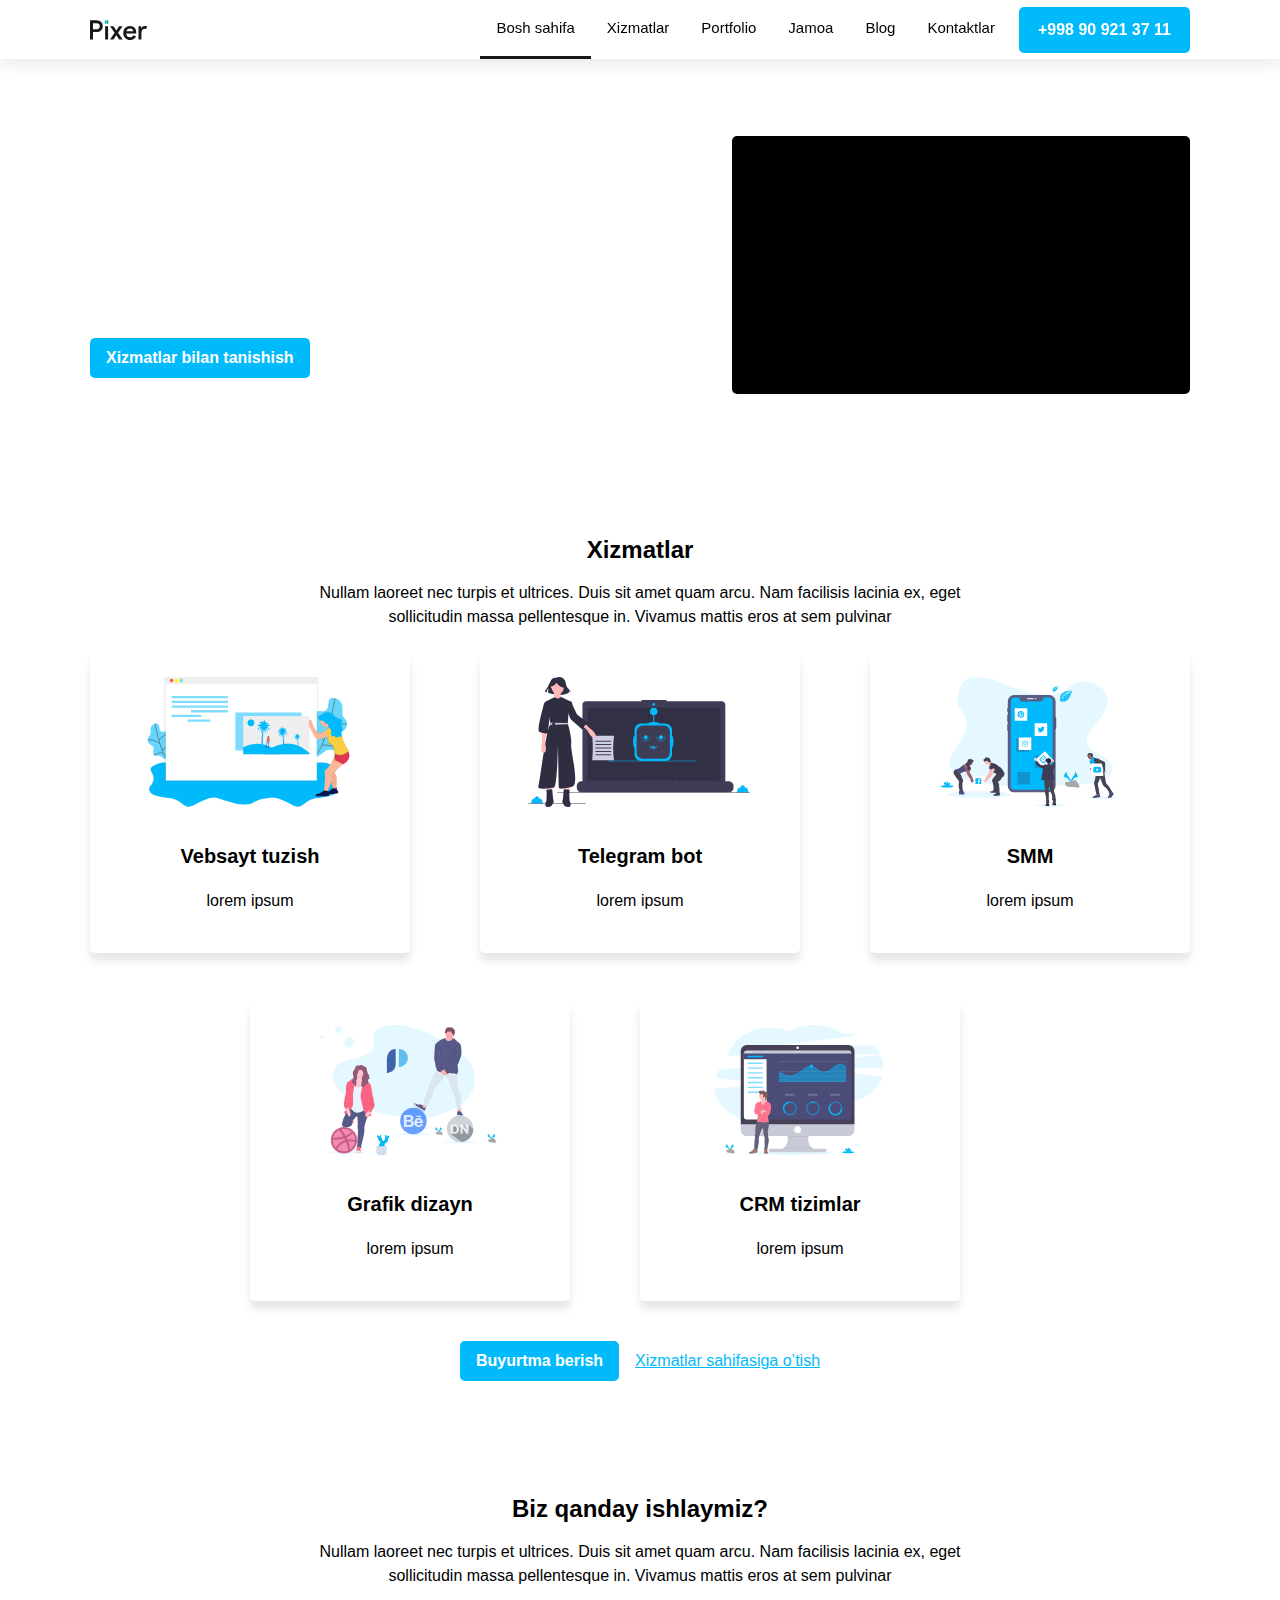
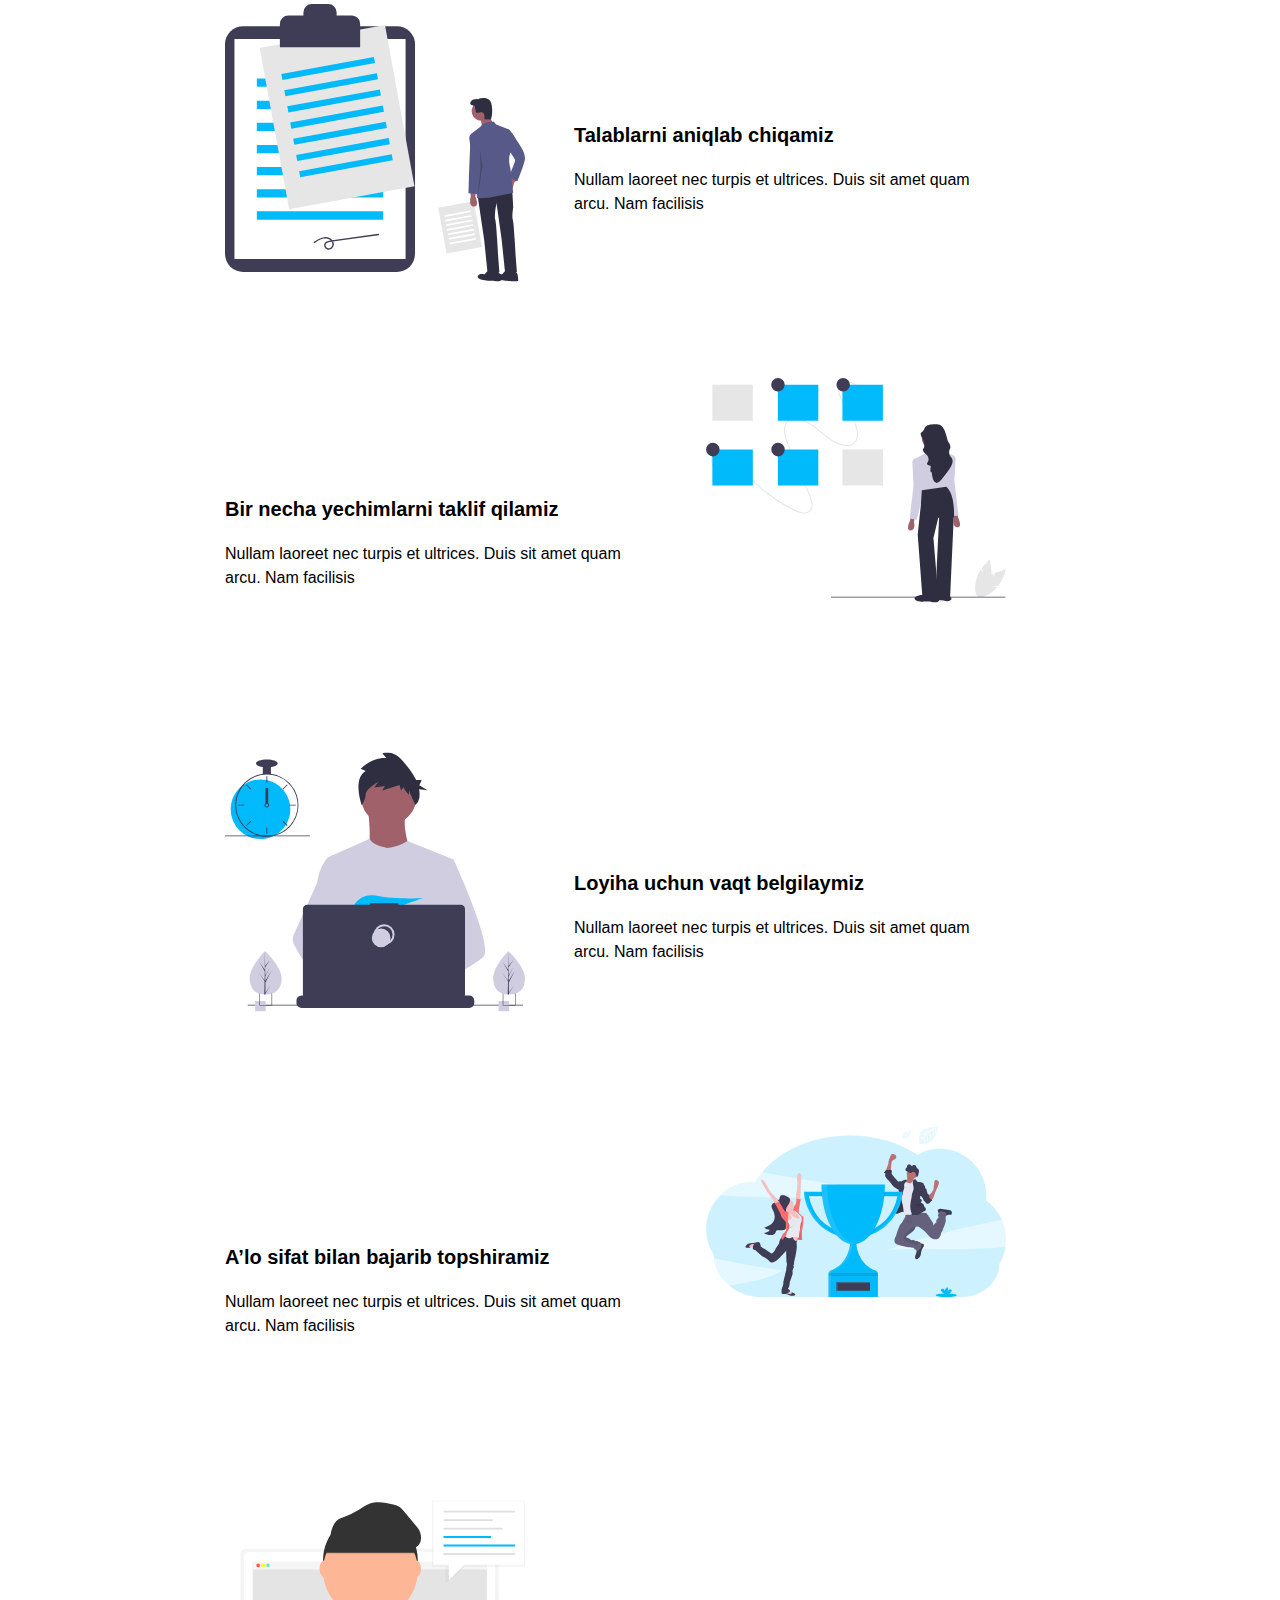
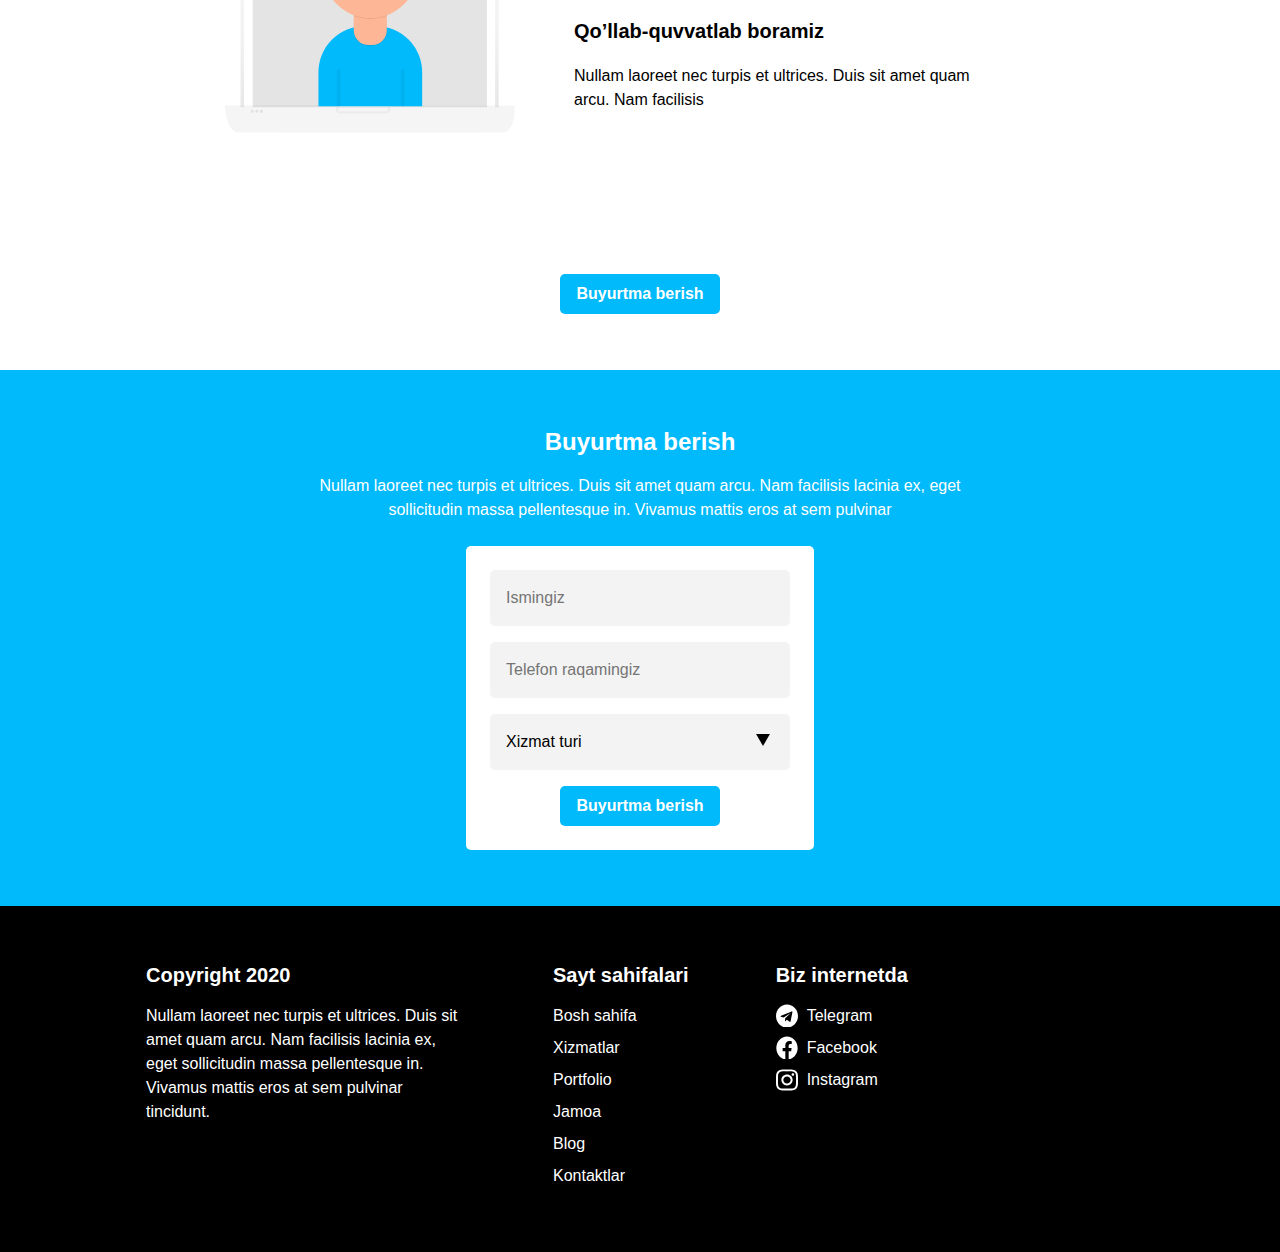
<file: index.html>
<!DOCTYPE html>
<html lang="uz">

<head>
  <meta charset="UTF-8">
  <meta http-equiv="X-UA-Compatible" content="IE=edge">
  <meta name="viewport" content="width=device-width, initial-scale=1.0">
  <title>Pixer</title>
  <link
  rel="stylesheet"
  href="https://cdnjs.cloudflare.com/ajax/libs/animate.css/4.1.1/animate.min.css"
/>
  <link rel="stylesheet" href="./css/main.css">
  <!-- <link rel="stylesheet" href="./css/main.min.css"> -->
</head>

<body>
  <!-- site header start -->
  <header class="site-header animate__animated animate__rubberBand ">
    <div class="container">
      <div class="header-inner">
        <a class="logo" href="./index.html">
          <img src="./images/logo.svg" width="58" height="20" alt="Pixer-logo">
        </a>
        <nav class="site-nav">
          <ul class="nav-list">
            <li class="nav-item">
              <a href="./index.html" class="nav-link">Bosh sahifa</a>
            </li>
            <li class="nav-item">
              <a href="./services.html" class="nav-link">Xizmatlar</a>
            </li>
            <li class="nav-item">
              <a href="./portfolio.html" class="nav-link">Portfolio</a>
            </li>
            <li class="nav-item">
              <a href="./team.html" class="nav-link">Jamoa</a>
            </li>
            <li class="nav-item">
              <a href="./blog.html" class="nav-link">Blog</a>
            </li>
            <li class="nav-item">
              <a href="./kontakts.html" class="nav-link">Kontaktlar</a>
            </li>
          </ul>
        </nav>
        <a class="btn-blue phone-number" href="tel:+998909213711">+998 90 921 37 11</a>
      </div>
    </div>
  </header>
  <!-- site header fin1shed -->

  <!-- site main start -->
  <main>
    <!-- site section one start -->
    <section class="inst">
      <div class="container">
        <div class="site-banner">
          <div class="site-banner-text">
            <h1 class="banner-title sentence">Biznesingizni keyingi bosqichga
              olib chiqing</h1>
            <p class="banner-text sentence">Nullam laoreet nec turpis et ultrices. Duis sit amet quam arcu. Nam facilisis lacinia
              ex, eget sollicitudin massa pellentesque in. Vivamus mattis eros at sem pulvinar</p>
            <a href="#services" class="btn-blue">Xizmatlar bilan tanishish</a>
          </div>
          <div class="side-banner-vidio">
            <iframe class="yotube" src="https://www.youtube.com/embed/6_pru8U2RmM" title="YouTube video player"
              allow="accelerometer; autoplay; clipboard-write; encrypted-media; gyroscope; picture-in-picture"
              allowfullscreen></iframe>
          </div>
        </div>
      </div>
    </section>
    <!-- site section one fin1shed -->

    <!-- site section two start -->
    <section>
      <div class="container">
        <div class="services" id="services">
          <div class="caption animate__animated  animate__backInDown animate__delay-3s">
            <h2 class="caption-title">Xizmatlar</h2>
            <p class="caption-text">Nullam laoreet nec turpis et ultrices. Duis sit amet quam arcu. Nam facilisis
              lacinia ex, eget sollicitudin massa pellentesque in. Vivamus mattis eros at sem pulvinar</p>
          </div>
          <ul class="services-list animate__animated animate__fadeInUp animate__delay-5s">
            <li class="services-item">
              <a class="services-link" href="./websiteCreation.html">
                <div class="services-card">
                  <h3 class="services-link-title">Vebsayt tuzish</h3>
                  <p class="services-link-text">lorem ipsum</p>
                </div>
              </a>
            </li>
            <li class="services-item">
              <a class="services-link" href="./telegramBot.html">
                <div class="services-card">
                  <h3 class="services-link-title">Telegram bot</h3>
                  <p class="services-link-text">lorem ipsum</p>
                </div>
              </a>
            </li>
            <li class="services-item">
              <a class="services-link" href="./smm.html">
                <div class="services-card">
                  <h3 class="services-link-title">SMM</h3>
                  <p class="services-link-text">lorem ipsum</p>
                </div>
              </a>
            </li>
            <li class="services-item">
              <a class="services-link" href="./graphicDesign.html">
                <div class="services-card">
                  <h3 class="services-link-title">Grafik dizayn</h3>
                  <p class="services-link-text">lorem ipsum</p>
                </div>
              </a>
            </li>
            <li class="services-item">
              <a class="services-link" href="./crm.html">
                <div class="services-card">
                  <h3 class="services-link-title">CRM tizimlar </h3>
                  <p class="services-link-text">lorem ipsum</p>
                </div>
              </a>
            </li>
          </ul>
          <div class="btn-group">
            <a class="btn-blue" href="#zakaz">Buyurtma berish</a>
            <a class="link" href="#">Xizmatlar sahifasiga o’tish</a>
          </div>
        </div>
      </div>
    </section>
    <!-- site section two fin1shed -->

    <!-- site section three start -->
    <section>
      <div class="container">
        <div class="how-we-work">
          <div class="caption">
            <h2 class="caption-title">Biz qanday ishlaymiz?</h2>
            <p class="caption-text">Nullam laoreet nec turpis et ultrices. Duis sit amet quam arcu. Nam facilisis
              lacinia ex, eget sollicitudin massa pellentesque in. Vivamus mattis eros at sem pulvinar</p>
          </div>
          <ol class="card-list">
            <li class="card-item">
              <div class="img"></div>
              <div class="texts">
                <h3 class="card-title">Talablarni aniqlab chiqamiz</h3>
                <p class="card-text">Nullam laoreet nec turpis et ultrices. Duis sit amet quam arcu. Nam facilisis</p>
              </div>
            </li>
            <li class="card-item">
              <div class="img"></div>
              <div class="texts">
                <h3 class="card-title">Bir necha yechimlarni taklif qilamiz</h3>
                <p class="card-text">Nullam laoreet nec turpis et ultrices. Duis sit amet quam arcu. Nam facilisis</p>
              </div>
            </li>
            <li class="card-item">
              <div class="img"></div>
              <div class="texts">
                <h3 class="card-title">Loyiha uchun vaqt belgilaymiz</h3>
                <p class="card-text">Nullam laoreet nec turpis et ultrices. Duis sit amet quam arcu. Nam facilisis</p>
              </div>
            </li>
            <li class="card-item">
              <div class="img"></div>
              <div class="texts">
                <h3 class="card-title">A’lo sifat bilan bajarib topshiramiz</h3>
                <p class="card-text">Nullam laoreet nec turpis et ultrices. Duis sit amet quam arcu. Nam facilisis</p>
              </div>
            </li>
            <li class="card-item">
              <div class="img"></div>
              <div class="texts">
                <h3 class="card-title">Qo’llab-quvvatlab boramiz </h3>
                <p class="card-text">Nullam laoreet nec turpis et ultrices. Duis sit amet quam arcu. Nam facilisis</p>
              </div>
            </li>
          </ol>
          <div class="btn-group">
            <a class="btn-blue" href="#zakaz">Buyurtma berish</a>
          </div>
        </div>
      </div>
    </section>
    <!-- site section three fin1shed -->

    <!-- site section four start -->
    <section class="hero">
      <div class="container">
        <div class="forms">
          <div class="caption" id="zakaz">
            <h2 class="caption-title">Buyurtma berish</h2>
            <p class="caption-text">Nullam laoreet nec turpis et ultrices. Duis sit amet quam arcu. Nam facilisis
              lacinia ex, eget sollicitudin massa pellentesque in. Vivamus mattis eros at sem pulvinar</p>
          </div>
          <form class="site-form" action="https://echo.htmlacademy.ru/courses" method="post" autocomplete="off">
            <input class="form-input" name="last-name" aria-label="ismingizn kiriting" type="text"
              placeholder="Ismingiz" required>
            <input class="form-input" name="phone-number" aria-label="Telefon raqamingiz kiriting" type="tel"
              placeholder="Telefon raqamingiz" required>
            <select class="select form-input" name="order-form" required>
              <option value="" selected disabled>Xizmat turi</option>
              <option value="create_website">Vebsayt tuzish</option>
              <option value="telegram_bot">Telegram bot</option>
              <option value="smm">SMM</option>
              <option value="graphic_design">Grafik dizayn</option>
              <option value="crm_systems">CRM tizimlar</option>
            </select>
            <div class="btn-group">
              <button type="submit" class="btn-blue btn">Buyurtma berish</button>
            </div>
          </form>
        </div>
      </div>
    </section>
    <!-- site section four fin1shed -->
  </main>
  <!-- site main fin1shed -->
  <!-- site footer start -->
  <footer class="site-footer">
    <div class="container">
      <div class="footer-inner">
        <div class="titles">
          <p class="title">Copyright 2020</p>
          <p class="text">Nullam laoreet nec turpis et ultrices. Duis sit amet quam arcu. Nam facilisis lacinia ex, eget
            sollicitudin massa pellentesque in. Vivamus mattis eros at sem pulvinar tincidunt.</p>
        </div>
        <div class="links">
          <p class="links-title">Sayt sahifalari</p>
          <ul class="links-list">
            <li class="links-item">
              <a class="links-link" href="./index.html">Bosh sahifa</a>
            </li>
            <li class="links-item">
              <a class="links-link" href="./services.html">Xizmatlar</a>
            </li>
            <li class="links-item">
              <a class="links-link" href="./portfolio.html">Portfolio</a>
            </li>
            <li class="links-item">
              <a class="links-link" href="./team.html">Jamoa</a>
            </li>
            <li class="links-item">
              <a class="links-link" href="./blog.html">Blog</a>
            </li>
            <li class="links-item">
              <a class="links-link" href="./kontakts.html">Kontaktlar</a>
            </li>
          </ul>
        </div>
        <div class="links">
          <p class="links-title">Biz internetda</p>
          <ul class="links-list">
            <li class="links-item">
              <a class="links-link telegram " href="https://web.telegram.org/z/" target="blank">Telegram</a>
            </li>
            <li class="links-item">
              <a class="links-link facebook " href="https://www.facebook.com/" target="blank">Facebook</a>
            </li>
            <li class="links-item">
              <a class="links-link instagram " href="https://www.instagram.com/accounts/login/?" target="blank">Instagram</a>
            </li>
          </ul>
        </div>

      </div>
    </div>
  </footer>

  <!-- site footer fin1shed -->

<script src="./js/main.js"></script>
</body>

</html>
</file>
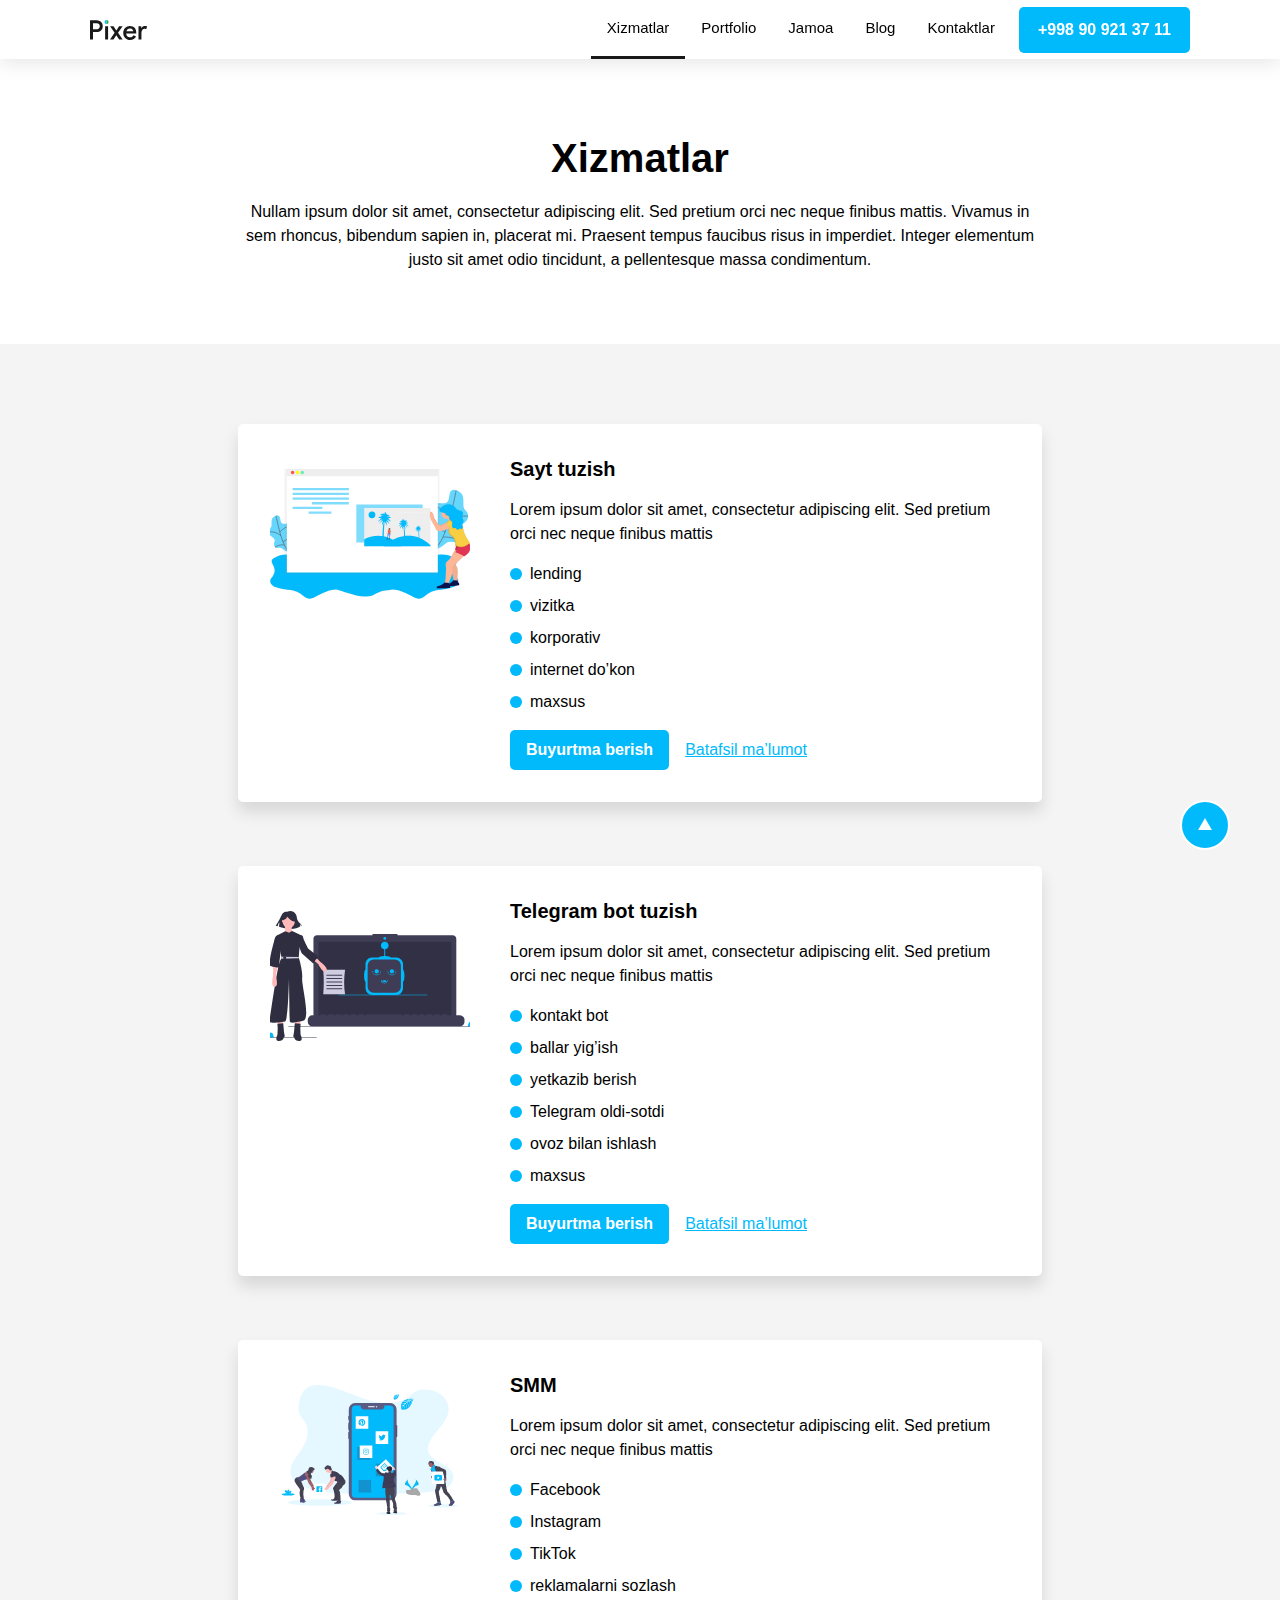
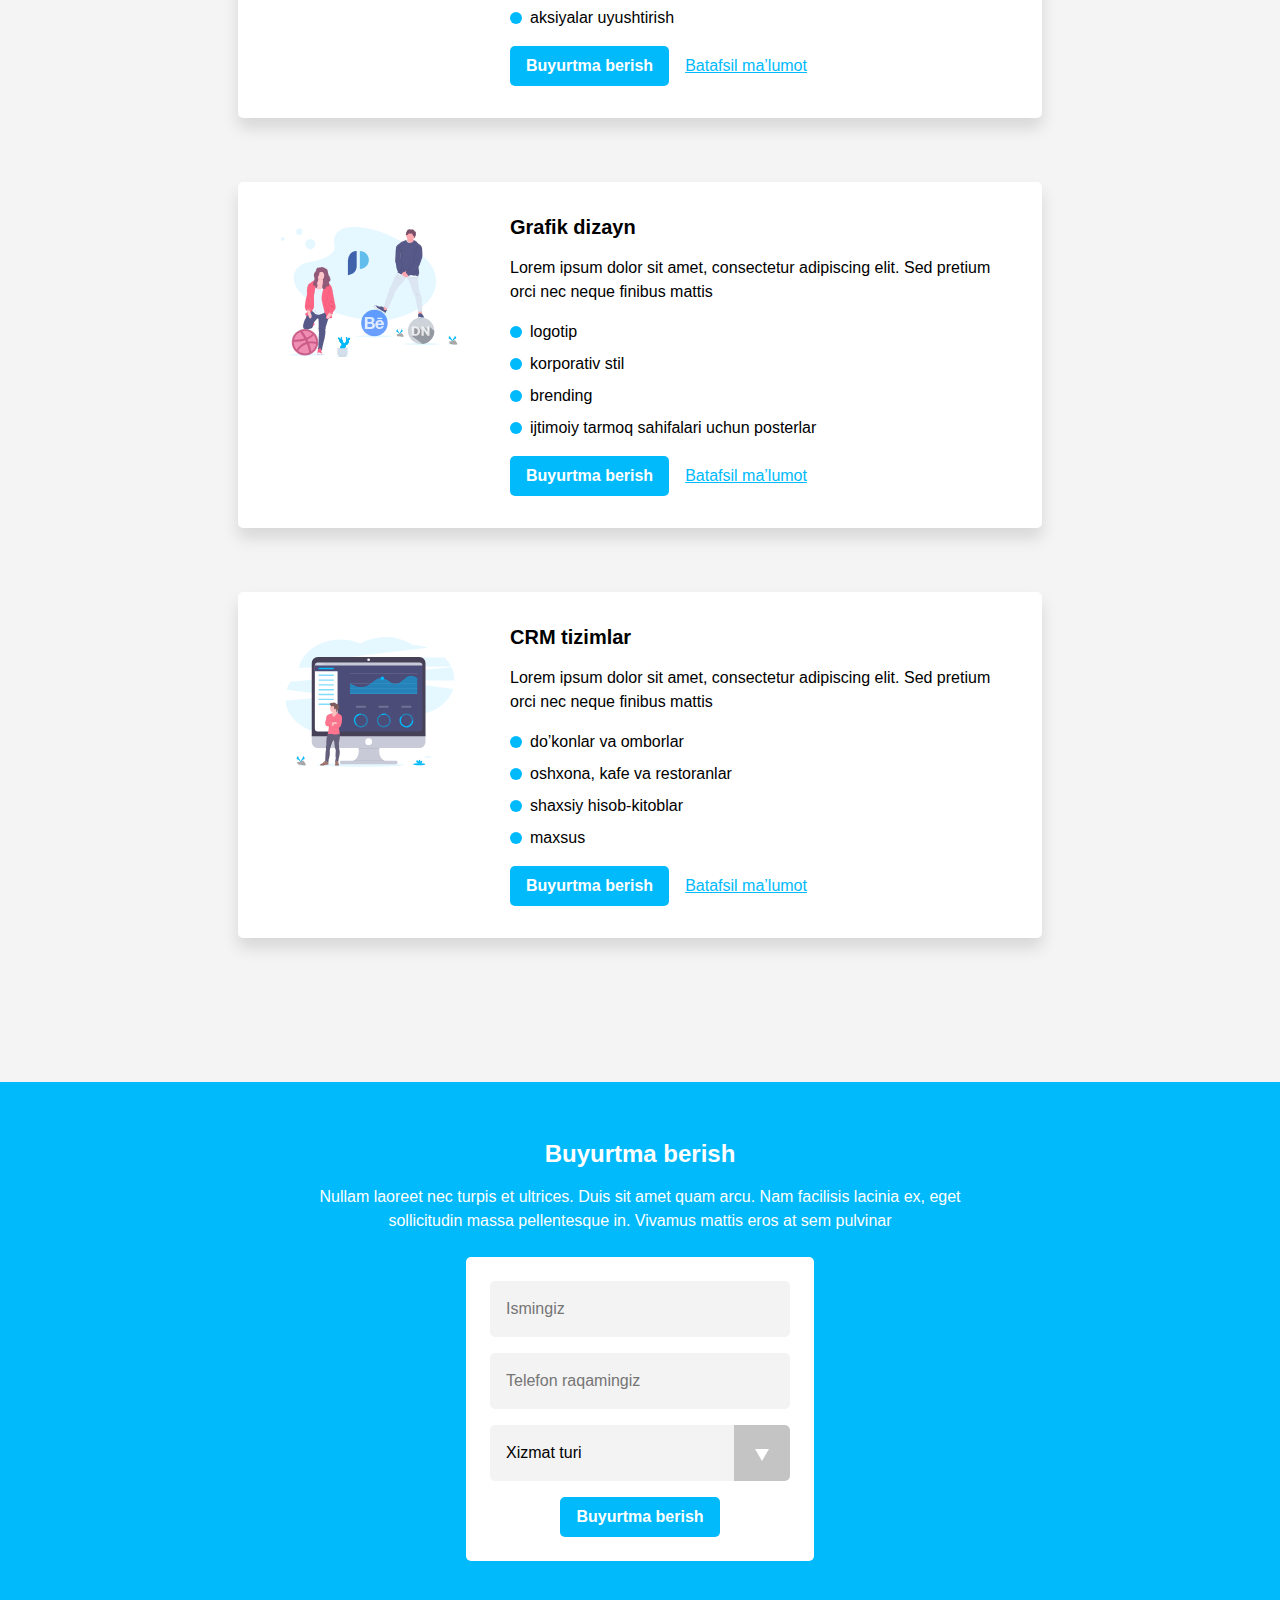
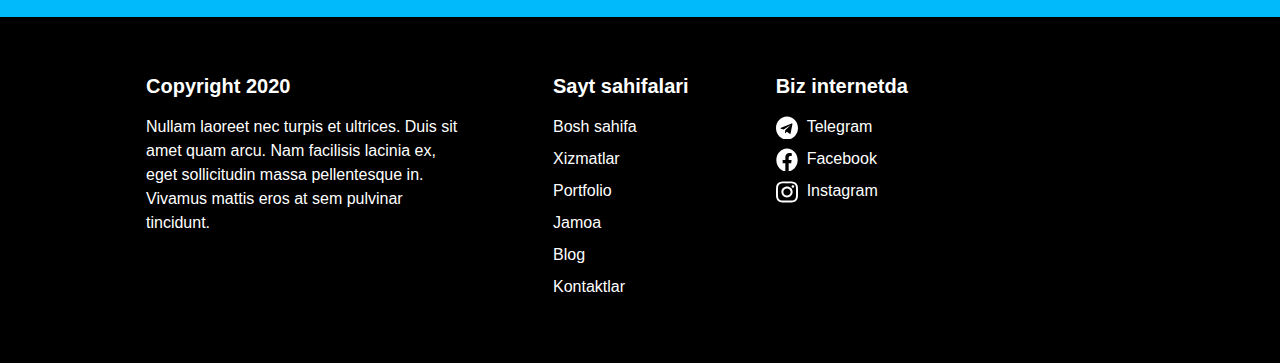
<file: services.html>
<!DOCTYPE html>
<html lang="uz">

<head>
  <meta charset="UTF-8">
  <meta http-equiv="X-UA-Compatible" content="IE=edge">
  <meta name="viewport" content="width=device-width, initial-scale=1.0">
  <title>Pixer</title>
  <link rel="stylesheet" href="https://cdnjs.cloudflare.com/ajax/libs/animate.css/4.1.1/animate.min.css" />
  <link rel="stylesheet" href="./css/main.css">
  <!-- <link rel="stylesheet" href="./css/main.min.css"> -->
</head>

<body>
  <!-- site header start -->
  <header class="site-header animate__animated animate__rubberBand ">
    <div class="container">
      <div class="header-inner">
        <a class="logo" href="./index.html">
          <img src="./images/logo.svg" width="58" height="20" alt="Pixer-logo">
        </a>
        <nav class="site-nav">
          <ul class="nav-list">

            <li class="nav-item">
              <a href="./services.html" class="nav-link">Xizmatlar</a>
              <ul class="drop-list">
                <li class="drop-item">
                  <a class="drop-link" href="./websiteCreation.html">Vebsayt</a>
                </li>
                <li class="drop-item">
                  <a class="drop-link" href="./telegramBot.html">Telegram bot</a>
                </li>
                <li class="drop-item">
                  <a class="drop-link" href="./smm.html">SMM</a>
                </li>
                <li class="drop-item">
                  <a class="drop-link" href="./graphicDesign.html">Grafik dizayn</a>
                </li>
                <li class="drop-item">
                  <a class="drop-link" href="./crm.html">CRM tizim</a>
                </li>
              </ul>
            </li>
            <li class="nav-item">
              <a href="./portfolio.html" class="nav-link">Portfolio</a>
            </li>
            <li class="nav-item">
              <a href="./team.html" class="nav-link">Jamoa</a>
            </li>
            <li class="nav-item">
              <a href="./blog.html" class="nav-link">Blog</a>
            </li>
            <li class="nav-item">
              <a href="./kontakts.html" class="nav-link">Kontaktlar</a>
            </li>
          </ul>
        </nav>
        <a class="btn-blue phone-number" href="tel:+998909213711">+998 90 921 37 11</a>
      </div>
    </div>
  </header>
  <!-- site header fin1shed -->

  <!-- site main start -->
  <main>
    <!-- site section one start -->
    <a class="top-arrow" href="#header"><svg width="14" height="12" viewBox="0 0 14 12" fill="none" xmlns="http://www.w3.org/2000/svg">
      <path d="M7 12L13.9282 0H0.0717969L7 12Z" fill="white"/>
      </svg>
      </a>

    <!-- site section one fin1shed -->

    <!-- site section two start -->
    <section class="services-contant" id="header">
      <div class="container">
        <div class="services services-page " id="services">
          <div class="caption ">
            <h2 class="caption-title">Xizmatlar</h2>
            <p class="caption-text">Nullam ipsum dolor sit amet, consectetur adipiscing elit. Sed pretium orci nec neque
              finibus mattis. Vivamus in sem rhoncus, bibendum sapien in, placerat mi. Praesent tempus faucibus risus in
              imperdiet. Integer elementum justo sit amet odio tincidunt, a pellentesque massa condimentum.</p>
          </div>

        </div>
      </div>
    </section>
    <!-- site section two fin1shed -->
    <!-- site section one start -->
    <section class="section-services">
      <div class="container">
        <div class="services-card-group">
          <ul class="card-group-list">
            <li class="card-list-item">
              <div class="card-left">
                <div class="card-content">
                  <h3 class="card-content-title">Sayt tuzish</h3>
                  <p class="card-content-text">Lorem ipsum dolor sit amet, consectetur adipiscing elit. Sed pretium orci
                    nec neque finibus mattis</p>
                </div>
                <ul class="list">
                  <li class="list-item">lending</li>
                  <li class="list-item">vizitka</li>
                  <li class="list-item">korporativ</li>
                  <li class="list-item">internet do’kon</li>
                  <li class="list-item">maxsus</li>
                </ul>
                <div class="btn-group list-btn">
                  <a class="btn-blue" href="#zakaz">Buyurtma berish</a>
                  <a class="link" href="#">Batafsil ma’lumot</a>
                </div>
              </div>

            </li>
            <li class="card-list-item">
              <div class="card-left">
                <div class="card-content">
                  <h3 class="card-content-title">Telegram bot tuzish</h3>
                  <p class="card-content-text">Lorem ipsum dolor sit amet, consectetur adipiscing elit. Sed pretium orci
                    nec neque finibus mattis</p>
                </div>
                <ul class="list">
                  <li class="list-item">kontakt bot</li>
                  <li class="list-item">ballar yig’ish</li>
                  <li class="list-item">yetkazib berish</li>
                  <li class="list-item">Telegram oldi-sotdi</li>
                  <li class="list-item">ovoz bilan ishlash</li> 
                  <li class="list-item">maxsus</li>
                </ul>
                <div class="btn-group list-btn">
                  <a class="btn-blue" href="#zakaz">Buyurtma berish</a>
                  <a class="link" href="#">Batafsil ma’lumot</a>
                </div>
              </div>

            </li>
            <li class="card-list-item">
              <div class="card-left">
                <div class="card-content">
                  <h3 class="card-content-title">SMM</h3>
                  <p class="card-content-text">Lorem ipsum dolor sit amet, consectetur adipiscing elit. Sed pretium orci
                    nec neque finibus mattis</p>
                </div>
                <ul class="list">
                  <li class="list-item">Facebook</li>
                  <li class="list-item">Instagram</li>
                  <li class="list-item">TikTok</li>
                  <li class="list-item">reklamalarni sozlash</li>
                  <li class="list-item">aksiyalar uyushtirish</li>
                </ul>
                <div class="btn-group list-btn">
                  <a class="btn-blue" href="#zakaz">Buyurtma berish</a>
                  <a class="link" href="#">Batafsil ma’lumot</a>
                </div>
              </div>

            </li>
            <li class="card-list-item">
              <div class="card-left">
                <div class="card-content">
                  <h3 class="card-content-title">Grafik dizayn</h3>
                  <p class="card-content-text">Lorem ipsum dolor sit amet, consectetur adipiscing elit. Sed pretium orci
                    nec neque finibus mattis</p>
                </div>
                <ul class="list">
                  <li class="list-item">logotip</li>
                  <li class="list-item">korporativ stil</li>
                  <li class="list-item">brending</li>
                  <li class="list-item">ijtimoiy tarmoq sahifalari uchun posterlar</li>
           
                </ul>
                <div class="btn-group list-btn">
                  <a class="btn-blue" href="#zakaz">Buyurtma berish</a>
                  <a class="link" href="#">Batafsil ma’lumot</a>
                </div>
              </div>

            </li>
            <li class="card-list-item">
              <div class="card-left">
                <div class="card-content">
                  <h3 class="card-content-title">CRM tizimlar</h3>
                  <p class="card-content-text">Lorem ipsum dolor sit amet, consectetur adipiscing elit. Sed pretium orci
                    nec neque finibus mattis</p>
                </div>
                <ul class="list">
                  <li class="list-item">do’konlar va omborlar</li>
                  <li class="list-item">oshxona, kafe va restoranlar</li>
                  <li class="list-item">shaxsiy hisob-kitoblar</li>
                  <li class="list-item">maxsus</li>

                </ul>
                <div class="btn-group list-btn">
                  <a class="btn-blue" href="#zakaz">Buyurtma berish</a>
                  <a class="link" href="#">Batafsil ma’lumot</a>
                </div>
              </div>

            </li>
          </ul>
        </div>
      </div>
    </section>
    <!-- site section one fin1shed -->

    <!-- site section four start -->
    <section class="hero">
      <div class="container">
        <div class="forms">
          <div class="caption" id="zakaz">
            <h2 class="caption-title">Buyurtma berish</h2>
            <p class="caption-text">Nullam laoreet nec turpis et ultrices. Duis sit amet quam arcu. Nam facilisis
              lacinia ex, eget sollicitudin massa pellentesque in. Vivamus mattis eros at sem pulvinar</p>
          </div>
          <form class="site-form" action="https://echo.htmlacademy.ru/courses" method="post" autocomplete="off">
            <input class="form-input" name="last-name" aria-label="ismingizn kiriting" type="text"
              placeholder="Ismingiz" required>
            <input class="form-input" name="phone-number" aria-label="Telefon raqamingiz kiriting" type="tel"
              placeholder="Telefon raqamingiz" required>
            <select class="select select-services form-input" name="order-form" required>
              <option value="" selected disabled>Xizmat turi</option>
              <option value="create_website">Vebsayt tuzish</option>
              <option value="telegram_bot">Telegram bot</option>
              <option value="smm">SMM</option>
              <option value="graphic_design">Grafik dizayn</option>
              <option value="crm_systems">CRM tizimlar</option>
            </select>
            <div class="btn-group">
              <button type="submit" class="btn-blue btn">Buyurtma berish</button>
            </div>
          </form>
        </div>
      </div>
    </section>
    <!-- site section four fin1shed -->
  </main>
  <!-- site main fin1shed -->
  <!-- site footer start -->
  <footer class="site-footer">
    <div class="container">
      <div class="footer-inner">
        <div class="titles">
          <p class="title">Copyright 2020</p>
          <p class="text">Nullam laoreet nec turpis et ultrices. Duis sit amet quam arcu. Nam facilisis lacinia ex, eget
            sollicitudin massa pellentesque in. Vivamus mattis eros at sem pulvinar tincidunt.</p>
        </div>
        <div class="links">
          <p class="links-title">Sayt sahifalari</p>
          <ul class="links-list">
            <li class="links-item">
              <a class="links-link" href="./index.html">Bosh sahifa</a>
            </li>
            <li class="links-item">
              <a class="links-link" href="./services.html">Xizmatlar</a>
            </li>
            <li class="links-item">
              <a class="links-link" href="./portfolio.html">Portfolio</a>
            </li>
            <li class="links-item">
              <a class="links-link" href="./team.html">Jamoa</a>
            </li>
            <li class="links-item">
              <a class="links-link" href="./blog.html">Blog</a>
            </li>
            <li class="links-item">
              <a class="links-link" href="./kontakts.html">Kontaktlar</a>
            </li>
          </ul>
        </div>
        <div class="links">
          <p class="links-title">Biz internetda</p>
          <ul class="links-list">
            <li class="links-item">
              <a class="links-link telegram " href="https://web.telegram.org/z/" target="blank">Telegram</a>
            </li>
            <li class="links-item">
              <a class="links-link facebook " href="https://www.facebook.com/" target="blank">Facebook</a>
            </li>
            <li class="links-item">
              <a class="links-link instagram " href="https://www.instagram.com/accounts/login/?"
                target="blank">Instagram</a>
            </li>
          </ul>
        </div>

      </div>
    </div>
  </footer>

  <!-- site footer fin1shed -->

  <script src="./js/main.js"></script>
</body>

</html>
</file>
<file: css/main.css>
@import url('https://fonts.googleapis.com/css?family=Major+Mono+Display&display=swap');
:root {
  --main-color-white: #fff;
  --main-text-color-black: #000;
  --main-btn-color-blue: #00BAFC;
  --main-btn-color-blue-hover: #00bafccc;
  --main-btn-color-blue-active: #00bafc99;
}


@font-face {
  font-family: "Open Sans","Arial",sans-serif;
  font-style: normal;
  font-weight: 400;
  src: 
    url("../fonts/open-sans-v29-latin-regular.woff2") format("woff2"),
    url("../fonts/open-sans-v29-latin-regular.woff") format("woff");
}

/* open-sans-700 - latin */
@font-face {
  font-family: "Open Sans","Arial",sans-serif;
  font-style: normal;
  font-weight: 700;
  src:
    url("../fonts/open-sans-v29-latin-700.woff2") format("woff2"),
    url("../fonts/open-sans-v29-latin-700.woff") format("woff");
}

* {
  scroll-behavior: smooth;
  -webkit-box-sizing: border-box;
          box-sizing: border-box;
}
.top-arrow {
  text-align: center;
  position: fixed;
  right: 50px;
  bottom: 50px;
  text-decoration: none;
  width: 50px;
  height: 50px;
  border-radius: 50%;
  background-color: #00BAFC;
  font-size: 11px;
  padding: 16px 8px;
  color: #fff;
  border: 2px solid #fff; 
}
.top-arrow svg {
 transform: rotate(180deg);
}
body {
  margin: 0;
  font-family: "Open Sans","Arial",sans-serif;
}
body a {
  display: inline-block;
}
.container {
  max-width: 1140px;
  margin: 0 auto;
  padding: 0 20px;
}

/* site header start */
.site-header {
  position: fixed;
  width: 100%;
  background-color: #fff;
  z-index: 20;
  -webkit-box-shadow: 0px 4px 20px #0000001a;
          box-shadow: 0px 4px 20px #0000001a;
}

.header-inner {
  display: -webkit-box;
  display: -ms-flexbox;
  display: flex;
  -webkit-box-align: center;
      -ms-flex-align: center;
          align-items: center;
}

.logo {
  margin-right: auto;
}
.logo img {
  display: block;
}

.logo:hover {
  opacity: 0.8;
}

.logo:active {
  opacity: 0.4;
}

.nav-list {
  display: -webkit-box;
  display: -ms-flexbox;
  display: flex;
  -webkit-box-align: center;
      -ms-flex-align: center;
          align-items: center;
  margin: 0 8px 0 0;
  padding: 0;
  list-style: none;
}

.nav-item {
  padding: 16px;
  border-bottom: 3px solid transparent;
  position: relative;
  
}
.nav-item:nth-child(1) {
  border-bottom: 3px solid #191919;
}

.nav-item:hover {
  border-bottom: 3px solid #191919;
}
.nav-item:hover .drop-list {
  display: block;
  z-index: 1;
  animation-name: drop;
  animation-duration: 0.3s;
  animation-iteration-count: 1;
  animation-timing-function: linear;
}
@keyframes drop {
  0% {
    
  transform: translateY(-100px);
  opacity: 0;
  }
  100% {
    opacity: 1;
   transform: translateY(0);
  }
  
}
.nav-item:active {
  border-bottom: 3px solid transparent;
  background-color: #191919b3;
}

.nav-item:active .nav-link {
  color: var(--main-color-white);
}

.nav-link {
  font-weight: 400;
  font-size: 15px;
  line-height: 24px;
  text-decoration: none;
  color: var(--main-text-color-black);
}
.drop-list {
  display: none;
  opacity: 1;
  background-color: var(--main-color-white);
  list-style: none;
  padding: 0;
  position: absolute;
  left: -15px;
  top: 59px;
  box-shadow: 0px 4px 24px #0000001a;
border-radius: 5px;
}
.drop-item:hover .drop-link {
color: var(--main-color-white);
}
.drop-item:hover {
 background-color: var(--main-btn-color-blue);

}
.drop-item:active {
 opacity: 0.6;
}
.drop-item {
  padding: 8px 16px;
  width: 124px;
}

.drop-link {
  font-weight: 400;
font-size: 15px;
line-height: 24px;
color: var(--main-text-color-black);
text-decoration: none;
}
.btn-blue {
  border-radius: 5px;
  padding: 8px 16px;
  font-weight: 700;
  font-size: 16px;
  line-height: 24px;
  color: var(--main-color-white);
  background-color: var(--main-btn-color-blue);
  text-decoration: none;
}

.btn-blue:hover {
  background-color: var(--main-btn-color-blue-hover);
}

.btn-blue:active {
  background-color: var(--main-btn-color-blue-active);
}

.phone-number {
  border: 3px solid transparent;
}

.phone-number:hover {
  border: 3px solid #00BAFC;
  color: var(--main-btn-color-blue);
  background-color: transparent;
}

.phone-number:active {
  border: 3px solid transparent;
  background-color: var(--main-btn-color-blue-active);
  color: var(--main-color-white);

}

/* site header fin1shed */

/* site section one start */
.site-banner {
  display: -webkit-box;
  display: -ms-flexbox;
  display: flex;
  -webkit-box-align: center;
      -ms-flex-align: center;
          align-items: center;
  -webkit-box-pack: justify;
      -ms-flex-pack: justify;
          justify-content: space-between;
  padding: 136px 0 80px 0 ;
}

.site-banner-text {
  width: 470px;
}

.banner-title {
  margin: 0 0 16px 0;
  font-weight: 700;
  font-size: 30px;
  line-height: 130%;
  color: var(--main-text-color-black);
}

.banner-text {
  margin: 0 0 16px 0;
  font-weight: 400;
  font-size: 16px;
  line-height: 24px;
  color: var(--main-text-color-black);
}

.yotube {
  width: 458px;
  height: 258px;
  border: none;
  border-radius: 5px;
  background-color: #000;
}

/* site section one fin1shed */

/* site section two start */
.services {
  padding: 56px 0;
}

.caption {
  width: 719px;
  margin: 0 auto;
}

.caption-title {
  margin: 0 0 16px 0;
  text-align: center;
  font-weight: 700;
  font-size: 24px;
  line-height: 130%;
  color: var(--main-text-color-black);
}

.caption-text {
  margin: 0;
  text-align: center;
  font-weight: 400;
  font-size: 16px;
  line-height: 24px;
  color: var(--main-text-color-black);
}

.services-list {
  display: -webkit-box;
  display: -ms-flexbox;
  display: flex;
  -webkit-box-pack: center;
      -ms-flex-pack: center;
          justify-content: center;
  -ms-flex-wrap: wrap;
      flex-wrap: wrap;
  margin: 24px 0 40px 0;
  padding: 0;
  list-style: none;
}

.services-card {
  width: 320px;
  padding: 170px 58px 24px 58px;
  border-radius: 5px;
  -webkit-box-shadow: 0px 8px 8px #0000001a;
          box-shadow: 0px 8px 8px #0000001a;
  text-decoration: none;
  position: relative;
}

.services-card:hover {
  -webkit-box-shadow: 0px 12px 21px #0000001a;
          box-shadow: 0px 12px 21px #0000001a;
}

.services-card:active {
  -webkit-box-shadow: 0px 4px 4px #0000001a;
          box-shadow: 0px 4px 4px #0000001a;
}

.services-card::before {
  width: 222px;
  height: 130px;
  top: 24px;
  left: 48px;
  position: absolute;
  background-image: url("../images/website-creation.svg");
  background-repeat: no-repeat;
  background-position: center;
  content: "";
}

.services-item {
  margin-right: 70px;
}

.services-item:nth-child(2) .services-card::before {
  background-image: url("../images/telegtam-bot.svg");
}

.services-item:nth-child(3) .services-card::before {
  background-image: url("../images/smm.svg");
}

.services-item:nth-child(4) .services-card::before {
  background-image: url("../images/graphic-design.svg");
}

.services-item:nth-child(5) .services-card::before {
  background-image: url("../images/crm.svg");
}

.services-item:nth-child(3) {
  margin: 0;
}

.services-item:nth-child(4) {
  margin-top: 48px;
}

.services-item:nth-child(5) {
  margin-top: 48px;
}

.services-link {
  text-align: center;
  text-decoration: none;
  color: var(--main-text-color-black);
}

.services-link-title {
  font-weight: 700;
  font-size: 20px;
  line-height: 130%;
}

.services-link-text {
  font-weight: 400;
  font-size: 16px;
  line-height: 24px;
}

.btn-group {
  display: -webkit-box;
  display: -ms-flexbox;
  display: flex;
  -webkit-box-align: center;
      -ms-flex-align: center;
          align-items: center;
  -webkit-box-pack: center;
      -ms-flex-pack: center;
          justify-content: center;
}

.link {
  color: var(--main-btn-color-blue);
  margin-left: 16px;
  font-weight: 400;
  font-size: 16px;
  line-height: 24px;
}

/* site section two fin1shed */

/* site section three start */
.how-we-work {
  padding: 56px 0;
}

.card-list {
  list-style: none;
  padding: 0;
  margin: 16px auto 40px auto;
}

.card-item {
  margin: 0 auto 48px auto;
  display: -webkit-box;
  display: -ms-flexbox;
  display: flex;
  width: 830px;
}

.card-item:nth-child(2) {
  -webkit-box-orient: horizontal;
  -webkit-box-direction: reverse;
      -ms-flex-direction: row-reverse;
          flex-direction: row-reverse;
}

.card-item:nth-child(4) {
  -webkit-box-orient: horizontal;
  -webkit-box-direction: reverse;
      -ms-flex-direction: row-reverse;
          flex-direction: row-reverse;
}

.img {
  position: relative;
  width: 450px;
  height: 278px;
}

.img::before {
  content: "";
  width: 300px;
  height: 278px;
  background-image: url("../images/students.svg");
  background-repeat: no-repeat;
  position: absolute;
  left: 0;
  top: 0;
}

.card-item:nth-child(2) .img::before {
  background-image: url("../images/solutions.svg");
}

.card-item:nth-child(3) .img::before {
  background-image: url("../images/project-time.svg");
}

.card-item:nth-child(4) .img::before {
  background-image: url("../images/step-illustration.svg");
}

.card-item:nth-child(5) .img::before {
  background-image: url("../images/support.svg");
}

.texts {
  padding: 98px 70px 98px 0;
}

.card-title {
  font-weight: 700;
  font-size: 20px;
  line-height: 130%;
  color: var(--main-text-color-black);
}

.card-text {
  font-weight: 400;
  font-size: 16px;
  line-height: 24px;
  color: var(--main-text-color-black);
}

/* site section three fin1shed */

/* site section four start */
.hero {
  background-color: var(--main-btn-color-blue);
}

.forms {
  padding: 56px 0;
}

.forms .caption-title {
  color: var(--main-color-white);
}

.forms .caption-text {
  color: var(--main-color-white);
}

.site-form {
  width: 348px;
  margin: 24px auto 0 auto;
  padding: 24px;
  border-radius: 5px;
  background-color: var(--main-color-white);
}

.form-input {
  width: 100%;
  margin-bottom: 16px;
  padding: 16px;
  border-radius: 5px;
  border: none;
  font-weight: 400;
  font-size: 16px;
  line-height: 150%;
  color: var(--main-text-color-black);
  background-color: #F3F3F3;
}

.site-form .btn-group {
  margin: 0 auto;
}

.btn {
  border: none;
}

/* site section four fin1shed */
/* site footer start */
.site-footer {
  background-color: var(--main-text-color-black);
}

.footer-inner {
  display: -webkit-box;
  display: -ms-flexbox;
  display: flex;
  padding: 56px;
}

.titles {
  width: 320px;
  color: var(--main-color-white);
}

.titles .title {
  margin: 0 0 16px 0;
  font-weight: 700;
  font-size: 20px;
  line-height: 130%;
}

.titles .text {
  margin: 0;
  font-weight: 400;
  font-size: 16px;
  line-height: 150%;
}

.links {
  margin-left: 87px;
}

.links-title {
  margin: 0 0 16px 0;
  font-weight: 700;
  font-size: 20px;
  line-height: 130%;
  color: var(--main-color-white);
}

.links-list {
  margin: 0;
  padding: 0;
}

.links-item {
  margin-bottom: 8px;
}

.links-link {
  display: -webkit-box;
  display: -ms-flexbox;
  display: flex;
  -webkit-box-align: center;
      -ms-flex-align: center;
          align-items: center;
  font-weight: 400;
  font-size: 16px;
  line-height: 24px;
  text-decoration: none;
  color: var(--main-color-white);

}

.links-link:hover {
  color: var(--main-btn-color-blue);
}

.links-link:active {
  opacity: 0.6;
  color: var(--main-btn-color-blue);
}

.telegram::before,
.instagram::before,
.facebook::before {
  display: inline-block;
  width: 23px;
  height: 23px;
  margin-right: 8px;
  background-repeat: no-repeat;
  content: "";

}

.telegram::before {

  background-image: url("../images/telegram.svg");

}

.facebook::before {
  background-image: url("../images/facebook.svg");

}

.instagram::before {
  background-image: url("../images/instagram.svg");
}

/* site footer fin1shed */

:root {
  --animation-delay: 75ms;
}



span {
  opacity: 0;
  animation-name: typewriter;
  animation-fill-mode: forwards;
  animation-duration: 0s;
  animation-delay: calc(var(--animation-order) * var(--animation-delay));
  
}

@keyframes typewriter {
  from {
    opacity: 0;
  }

  to {
    opacity: 1;
  }
}
.services-page {

  padding: 132px 0 72px 0;
}
.services-page .caption {
  width: 800px;
}
.services-page .caption-title{
  font-weight: 700;
  font-size: 40px;
  line-height: 130%;
}
.services-page .caption-text{
  font-weight: 400;
  font-size: 16px;
  line-height: 24px;
}
.services-contant {
  background-color: #fff;
}
.section-services {
  background-color: #f4f4f4;
}
.services-card-group {
  padding: 80px 0;
}
.card-group-list {
  padding: 0;
  margin: 0 auto;
  list-style: none;
  width: 804px;
}
.card-list-item {
  margin-bottom: 64px;
  display: flex;
  justify-content: space-between;
  padding: 32px;
  background-color: #fff;
  box-shadow: 0px 10px 16px #0000001f;
border-radius: 5px;
}
.card-list-item::before {
  content: "";
  width: 200px;
  height: 155px;
  display: inline-block;
  background-image: url("../images/website-creation.svg");
  background-repeat: no-repeat;
  background-position: center;
}
.card-list-item:nth-child(2):before {
  background-image: url("../images/telegtam-bot.svg");
}
.card-list-item:nth-child(3):before {
  background-image: url("../images/smm.svg");
}
.card-list-item:nth-child(4):before {
  background-image: url("../images/graphic-design.svg");
}
.card-list-item:nth-child(5):before {
  background-image: url("../images/crm.svg");
}
.card-left {
  width: 500px;
}
.card-content-title {
  font-weight: 700;
  font-size: 20px;
  line-height: 130%;
  margin: 0 0 16px 0;
}
.card-content-text {
  font-weight: 400;
  font-size: 16px;
  line-height: 24px;
  margin: 0 0 16px 0;
}
.list {
  list-style: none;
  padding: 0;
  margin: 0 0  16px 0;
}
.list-item {
  display: flex;
  align-items: center;
  font-weight: 400;
  font-size: 16px;
  line-height: 24px;
  margin-bottom: 8px;
}
.list-item::before {
  content: "";
  display: inline-block;
  width: 12px;
  height: 12px;
  background-color: var(--main-btn-color-blue);
  border-radius: 50%;
  margin-right: 8px;

}
.list-item:last-child {
  margin-bottom: 0;
}
.list-btn {
  justify-content: start;
}
.select {
  appearance: none;
  background-image: url("../images/arrow-down.svg");
  background-repeat: no-repeat;
  background-position: top 20px right 20px;
}
.select-services {
  background-image: url("../images/arrow-select-services\ .png");
  background-position: top 0 right 0;
}
</file>
<file: css/main.min.css>
:root{--main-color-white:#fff;--main-text-color-black:#000;--main-btn-color-blue:#00BAFC;--main-btn-color-blue-hover:#00bafccc;--main-btn-color-blue-active:#00bafc99}@font-face{font-family:'Open Sans';font-style:normal;font-weight:400;src:local(''),url('../fonts/open-sans-v29-latin-regular.woff2') format('woff2'),url('../fonts/open-sans-v29-latin-regular.woff') format('woff')}@font-face{font-family:'Open Sans';font-style:normal;font-weight:700;src:local(''),url('../fonts/open-sans-v29-latin-700.woff2') format('woff2'),url('../fonts/open-sans-v29-latin-700.woff') format('woff')}*{-webkit-box-sizing:border-box;box-sizing:border-box}body{margin:0;font-family:'Open Sans'}.container{width:1140px;margin:0 auto;padding:0 20px}.site-header{-webkit-box-shadow:0 4px 20px #0000001a;box-shadow:0 4px 20px #0000001a}.header-inner{display:-webkit-box;display:-ms-flexbox;display:flex;-webkit-box-align:center;-ms-flex-align:center;align-items:center}.logo{margin-right:auto}.logo:hover{opacity:.8}.logo:active{opacity:.4}.nav-list{display:-webkit-box;display:-ms-flexbox;display:flex;-webkit-box-align:center;-ms-flex-align:center;align-items:center;margin:0 8px 0 0;padding:0;list-style:none}.nav-item{padding:16px;border-bottom:3px solid transparent}.nav-item:hover{border-bottom:3px solid #191919}.nav-item:active{border-bottom:3px solid transparent;background-color:#191919b3}.nav-item:active .nav-link{color:var(--main-color-white)}.nav-link{font-weight:400;font-size:15px;line-height:24px;text-decoration:none;color:var(--main-text-color-black)}.btn-blue{border-radius:5px;padding:8px 16px;font-weight:700;font-size:16px;line-height:24px;color:var(--main-color-white);background-color:var(--main-btn-color-blue);text-decoration:none}.btn-blue:hover{background-color:var(--main-btn-color-blue-hover)}.btn-blue:active{background-color:var(--main-btn-color-blue-active)}.phone-number{border:3px solid transparent}.phone-number:hover{border:3px solid #00bafc;color:var(--main-btn-color-blue);background-color:transparent}.phone-number:active{border:3px solid transparent;background-color:var(--main-btn-color-blue-active);color:var(--main-color-white)}.site-banner{display:-webkit-box;display:-ms-flexbox;display:flex;-webkit-box-align:center;-ms-flex-align:center;align-items:center;-webkit-box-pack:justify;-ms-flex-pack:justify;justify-content:space-between;padding:80px 0}.site-banner-text{width:470px}.banner-title{margin:0 0 16px 0;font-weight:700;font-size:30px;line-height:130%;color:var(--main-text-color-black)}.banner-text{margin:0 0 16px 0;font-weight:400;font-size:16px;line-height:24px;color:var(--main-text-color-black)}.yotube{width:458px;height:258px;border:none;border-radius:5px}.services{padding:56px 0}.caption{width:719px;margin:0 auto}.caption-title{margin:0 0 16px 0;text-align:center;font-weight:700;font-size:24px;line-height:130%;color:var(--main-text-color-black)}.caption-text{margin:0;text-align:center;font-weight:400;font-size:16px;line-height:24px;color:var(--main-text-color-black)}.services-list{display:-webkit-box;display:-ms-flexbox;display:flex;-webkit-box-pack:center;-ms-flex-pack:center;justify-content:center;-ms-flex-wrap:wrap;flex-wrap:wrap;margin:24px 0 40px 0;padding:0;list-style:none}.services-card{width:320px;padding:170px 58px 24px 58px;border-radius:5px;-webkit-box-shadow:0 8px 8px #0000001a;box-shadow:0 8px 8px #0000001a;text-decoration:none;position:relative}.services-card:hover{-webkit-box-shadow:0 12px 21px #0000001a;box-shadow:0 12px 21px #0000001a}.services-card:active{-webkit-box-shadow:0 4px 4px #0000001a;box-shadow:0 4px 4px #0000001a}.services-card::before{width:222px;height:130px;top:24px;left:48px;position:absolute;background-image:url("../images/website-creation.svg");background-repeat:no-repeat;background-position:center;content:""}.services-item{margin-right:70px}.services-item:nth-child(2) .services-card::before{background-image:url("../images/telegtam-bot.svg")}.services-item:nth-child(3) .services-card::before{background-image:url("../images/smm.svg")}.services-item:nth-child(4) .services-card::before{background-image:url("../images/graphic-design.svg")}.services-item:nth-child(5) .services-card::before{background-image:url("../images/crm.svg")}.services-item:nth-child(3){margin:0}.services-item:nth-child(4){margin-top:48px}.services-item:nth-child(5){margin-top:48px}.services-link{text-align:center;text-decoration:none;color:var(--main-text-color-black)}.services-link-title{font-weight:700;font-size:20px;line-height:130%}.services-link-text{font-weight:400;font-size:16px;line-height:24px}.btn-group{display:-webkit-box;display:-ms-flexbox;display:flex;-webkit-box-align:center;-ms-flex-align:center;align-items:center;-webkit-box-pack:center;-ms-flex-pack:center;justify-content:center}.link{color:var(--main-btn-color-blue);margin-left:16px;font-weight:400;font-size:16px;line-height:24px}.how-we-work{padding:56px 0}.card-list{list-style:none;padding:0;margin:16px auto 40px auto}.card-item{margin:0 auto 48px auto;display:-webkit-box;display:-ms-flexbox;display:flex;width:830px}.card-item:nth-child(2){-webkit-box-orient:horizontal;-webkit-box-direction:reverse;-ms-flex-direction:row-reverse;flex-direction:row-reverse}.card-item:nth-child(4){-webkit-box-orient:horizontal;-webkit-box-direction:reverse;-ms-flex-direction:row-reverse;flex-direction:row-reverse}.img{position:relative;width:450px;height:278px}.img::before{content:"";width:300px;height:278px;background-image:url("../images/students.svg");background-repeat:no-repeat;position:absolute;left:0;top:0}.card-item:nth-child(2) .img::before{background-image:url("../images/solutions.svg")}.card-item:nth-child(3) .img::before{background-image:url("../images/project-time.svg")}.card-item:nth-child(4) .img::before{background-image:url("../images/step-illustration.svg")}.card-item:nth-child(5) .img::before{background-image:url("../images/support.svg")}.texts{padding:98px 70px 98px 0}.card-title{font-weight:700;font-size:20px;line-height:130%;color:var(--main-text-color-black)}.card-text{font-weight:400;font-size:16px;line-height:24px;color:var(--main-text-color-black)}.hero{background-color:var(--main-btn-color-blue)}.forms{padding:56px 0}.forms .caption-title{color:var(--main-color-white)}.forms .caption-text{color:var(--main-color-white)}.site-form{width:348px;margin:24px auto 0 auto;padding:24px;border-radius:5px;background-color:var(--main-color-white)}.form-input{width:100%;margin-bottom:16px;padding:16px;border-radius:5px;border:none;font-weight:400;font-size:16px;line-height:150%;color:var(--main-text-color-black);background-color:#f3f3f3}.site-form .btn-group{margin:0 auto}.btn{border:none}.site-footer{background-color:var(--main-text-color-black)}.footer-inner{display:-webkit-box;display:-ms-flexbox;display:flex;padding:56px}.titles{width:320px;color:var(--main-color-white)}.titles .title{margin:0 0 16px 0;font-weight:700;font-size:20px;line-height:130%}.titles .text{margin:0;font-weight:400;font-size:16px;line-height:150%}.links{margin-left:87px}.links-title{margin:0 0 16px 0;font-weight:700;font-size:20px;line-height:130%;color:var(--main-color-white)}.links-list{margin:0;padding:0}.links-item{margin-bottom:8px}.links-link{display:-webkit-box;display:-ms-flexbox;display:flex;-webkit-box-align:center;-ms-flex-align:center;align-items:center;font-weight:400;font-size:16px;line-height:24px;text-decoration:none;color:var(--main-color-white)}.links-link:hover{color:var(--main-btn-color-blue)}.links-link:active{opacity:.6;color:var(--main-btn-color-blue)}.facebook::before,.instagram::before,.telegram::before{display:inline-block;width:23px;height:23px;margin-right:8px;background-repeat:no-repeat;content:""}.telegram::before{background-image:url("../images/telegram.svg")}.facebook::before{background-image:url("../images/facebook.svg")}.instagram::before{background-image:url("../images/instagram.svg")}
</file>
